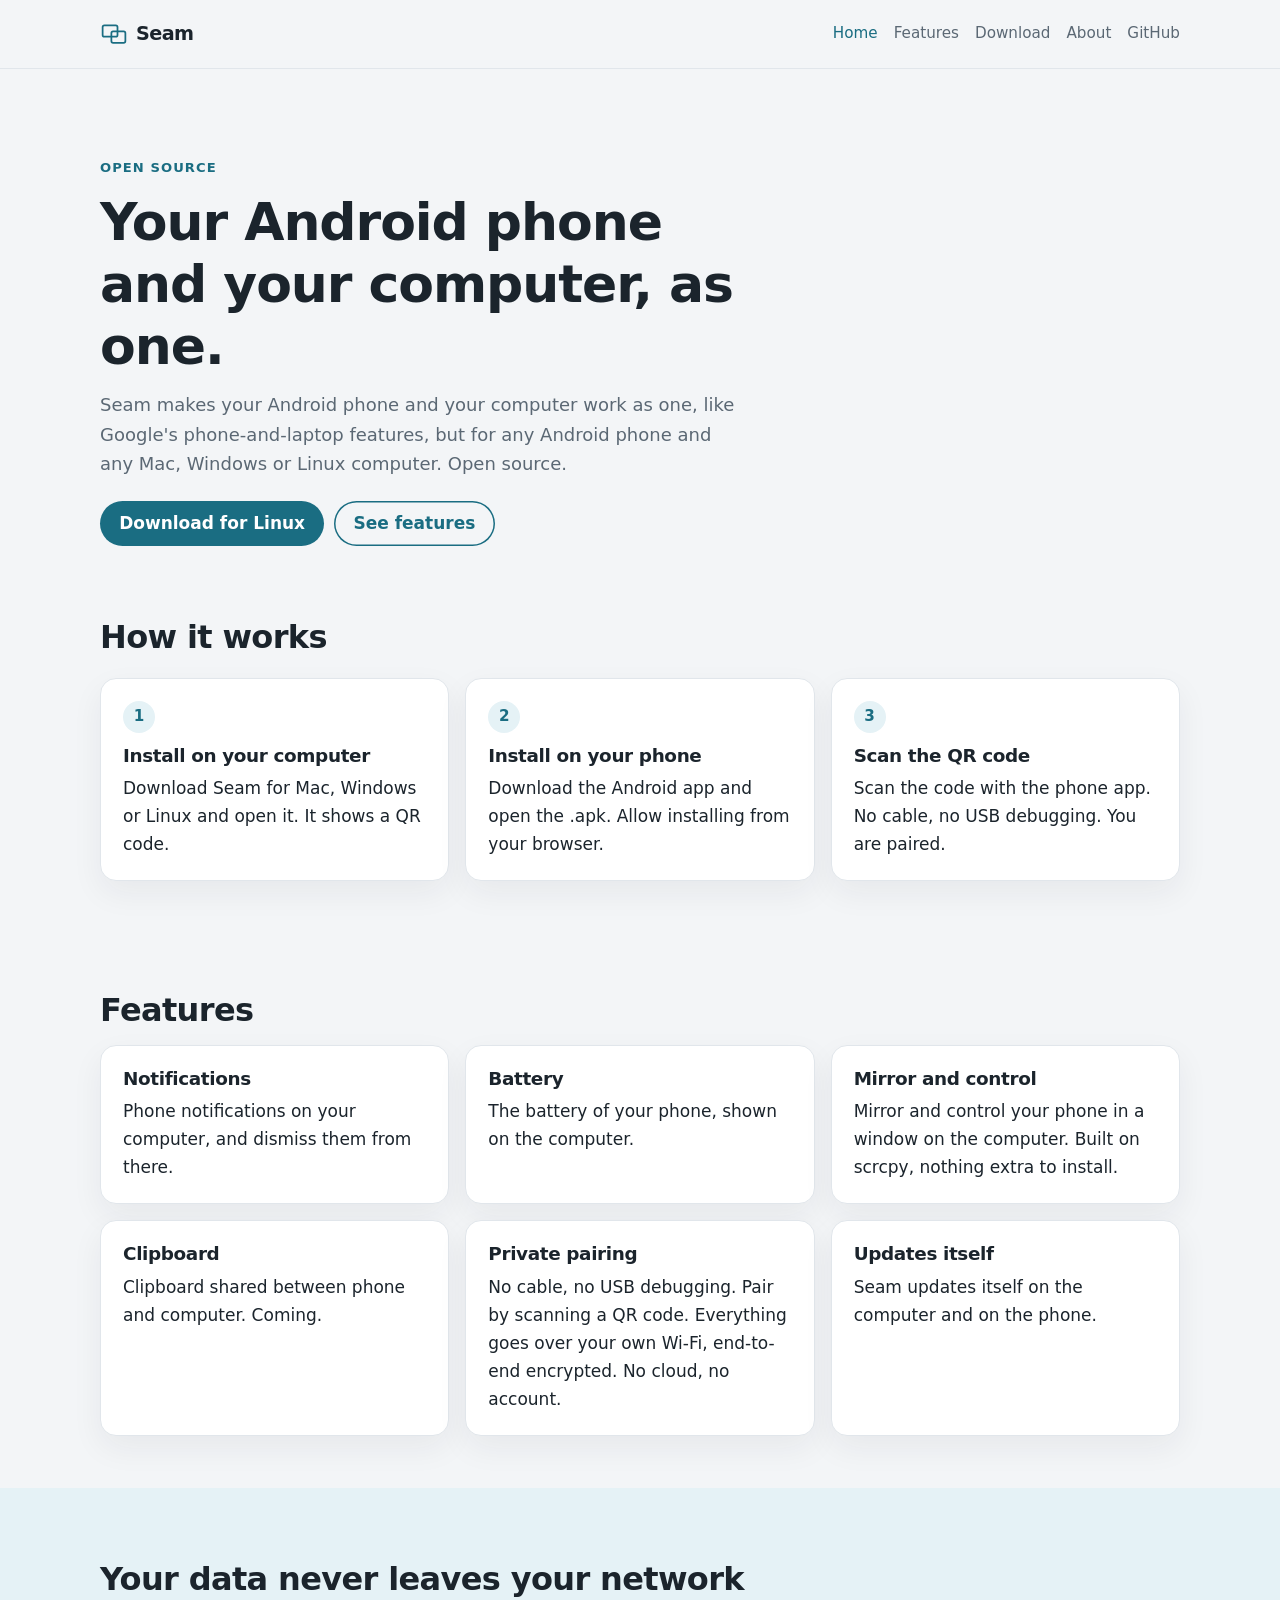
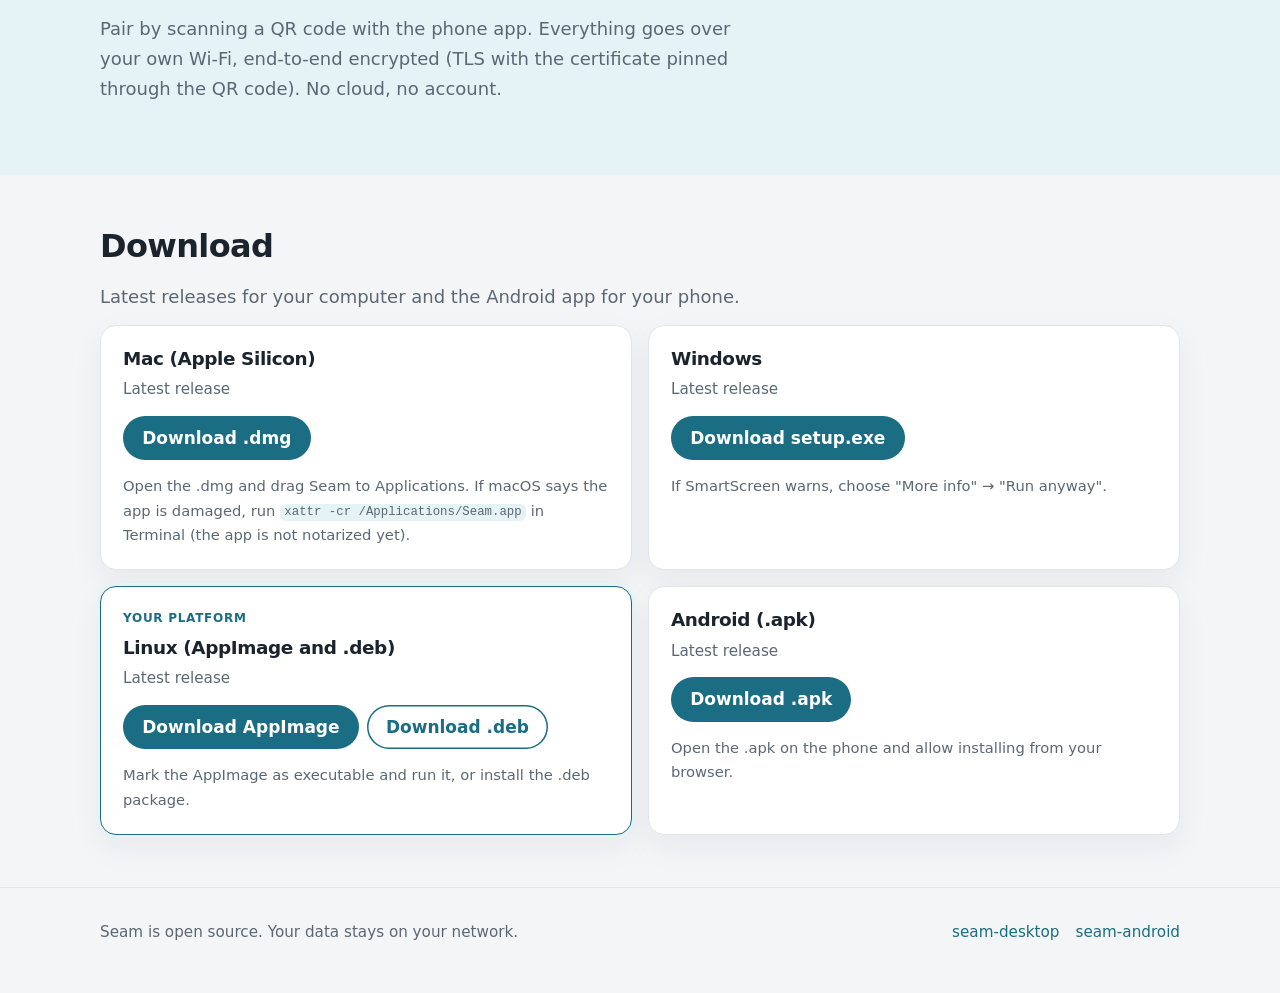
<file: site/index.html>
<!doctype html>
<html lang="en">
<head>
  <meta charset="utf-8">
  <meta http-equiv="Content-Security-Policy" content="default-src 'none'; script-src 'self'; style-src 'self'; img-src 'self' data:; font-src 'self'; connect-src https://api.github.com; base-uri 'none'; form-action 'none'">
  <meta name="referrer" content="strict-origin-when-cross-origin">
  <meta name="viewport" content="width=device-width, initial-scale=1">
  <meta name="color-scheme" content="light dark">
  <title>Seam - your phone and computer, as one</title>
  <meta name="description" content="Seam makes your Android phone and your computer work as one. Open source, on your own Wi-Fi, with no cloud and no account.">
  <link rel="stylesheet" href="style.css">
</head>
<body>
  <header class="site-header">
    <div class="wrap header-inner">
      <a class="logo" href="index.html">
        <svg class="logo-mark" viewBox="0 0 32 32" width="28" height="28" aria-hidden="true">
          <rect x="3" y="6" width="17" height="13" rx="2" fill="none" stroke="currentColor" stroke-width="2"/>
          <rect x="13" y="13" width="16" height="13" rx="2" fill="none" stroke="currentColor" stroke-width="2"/>
        </svg>
        <span>Seam</span>
      </a>
      <nav aria-label="Main">
        <a href="index.html" aria-current="page">Home</a>
        <a href="features.html">Features</a>
        <a href="index.html#download">Download</a>
        <a href="about.html">About</a>
        <a href="https://github.com/JohnAI-dev/seam-desktop">GitHub</a>
      </nav>
    </div>
  </header>

  <main>
    <section class="hero">
      <div class="wrap">
        <p class="eyebrow">Open source</p>
        <h1>Your Android phone and your computer, as one.</h1>
        <p class="lede">Seam makes your Android phone and your computer work as one, like Google's phone-and-laptop features, but for any Android phone and any Mac, Windows or Linux computer. Open source.</p>
        <div class="hero-actions">
          <a class="button" id="hero-download" href="#download">Download</a>
          <a class="button button-secondary" href="features.html">See features</a>
        </div>
      </div>
    </section>

    <section class="section" id="how">
      <div class="wrap">
        <h2>How it works</h2>
        <ol class="steps">
          <li>
            <span class="step-num">1</span>
            <h3>Install on your computer</h3>
            <p>Download Seam for Mac, Windows or Linux and open it. It shows a QR code.</p>
          </li>
          <li>
            <span class="step-num">2</span>
            <h3>Install on your phone</h3>
            <p>Download the Android app and open the .apk. Allow installing from your browser.</p>
          </li>
          <li>
            <span class="step-num">3</span>
            <h3>Scan the QR code</h3>
            <p>Scan the code with the phone app. No cable, no USB debugging. You are paired.</p>
          </li>
        </ol>
      </div>
    </section>

    <section class="section" id="features">
      <div class="wrap">
        <h2>Features</h2>
        <div class="grid">
          <article class="card">
            <h3>Notifications</h3>
            <p>Phone notifications on your computer, and dismiss them from there.</p>
          </article>
          <article class="card">
            <h3>Battery</h3>
            <p>The battery of your phone, shown on the computer.</p>
          </article>
          <article class="card">
            <h3>Mirror and control</h3>
            <p>Mirror and control your phone in a window on the computer. Built on scrcpy, nothing extra to install.</p>
          </article>
          <article class="card">
            <h3>Clipboard</h3>
            <p>Clipboard shared between phone and computer. Coming.</p>
          </article>
          <article class="card">
            <h3>Private pairing</h3>
            <p>No cable, no USB debugging. Pair by scanning a QR code. Everything goes over your own Wi-Fi, end-to-end encrypted. No cloud, no account.</p>
          </article>
          <article class="card">
            <h3>Updates itself</h3>
            <p>Seam updates itself on the computer and on the phone.</p>
          </article>
        </div>
      </div>
    </section>

    <section class="band" id="privacy">
      <div class="wrap">
        <h2>Your data never leaves your network</h2>
        <p class="lede">Pair by scanning a QR code with the phone app. Everything goes over your own Wi-Fi, end-to-end encrypted (TLS with the certificate pinned through the QR code). No cloud, no account.</p>
      </div>
    </section>

    <section class="section" id="download">
      <div class="wrap">
        <h2>Download</h2>
        <p class="lede">Latest releases for your computer and the Android app for your phone.</p>
        <div class="download-grid">
          <article class="card download-card" id="card-mac" data-platform="mac">
            <p class="badge">Your platform</p>
            <h3>Mac (Apple Silicon)</h3>
            <p class="version" id="version-mac">Latest release</p>
            <a class="button" id="link-dmg" href="https://github.com/JohnAI-dev/seam-desktop/releases/latest">Download .dmg</a>
            <p class="note">Open the .dmg and drag Seam to Applications. If macOS says the app is damaged, run <code>xattr -cr /Applications/Seam.app</code> in Terminal (the app is not notarized yet).</p>
          </article>
          <article class="card download-card" id="card-windows" data-platform="windows">
            <p class="badge">Your platform</p>
            <h3>Windows</h3>
            <p class="version" id="version-windows">Latest release</p>
            <a class="button" id="link-exe" href="https://github.com/JohnAI-dev/seam-desktop/releases/latest">Download setup.exe</a>
            <p class="note">If SmartScreen warns, choose "More info" &rarr; "Run anyway".</p>
          </article>
          <article class="card download-card" id="card-linux" data-platform="linux">
            <p class="badge">Your platform</p>
            <h3>Linux (AppImage and .deb)</h3>
            <p class="version" id="version-linux">Latest release</p>
            <div class="actions">
              <a class="button" id="link-appimage" href="https://github.com/JohnAI-dev/seam-desktop/releases/latest">Download AppImage</a>
              <a class="button button-secondary" id="link-deb" href="https://github.com/JohnAI-dev/seam-desktop/releases/latest">Download .deb</a>
            </div>
            <p class="note">Mark the AppImage as executable and run it, or install the .deb package.</p>
          </article>
          <article class="card download-card" id="card-android" data-platform="android">
            <p class="badge">Your platform</p>
            <h3>Android (.apk)</h3>
            <p class="version" id="version-android">Latest release</p>
            <a class="button" id="link-apk" href="https://github.com/JohnAI-dev/seam-android/releases/latest">Download .apk</a>
            <p class="note">Open the .apk on the phone and allow installing from your browser.</p>
          </article>
        </div>
      </div>
    </section>
  </main>

  <footer class="site-footer">
    <div class="wrap footer-inner">
      <p>Seam is open source. Your data stays on your network.</p>
      <nav aria-label="GitHub">
        <a href="https://github.com/JohnAI-dev/seam-desktop">seam-desktop</a>
        <a href="https://github.com/JohnAI-dev/seam-android">seam-android</a>
      </nav>
    </div>
  </footer>
  <script src="download.js"></script>
</body>
</html>
</file>
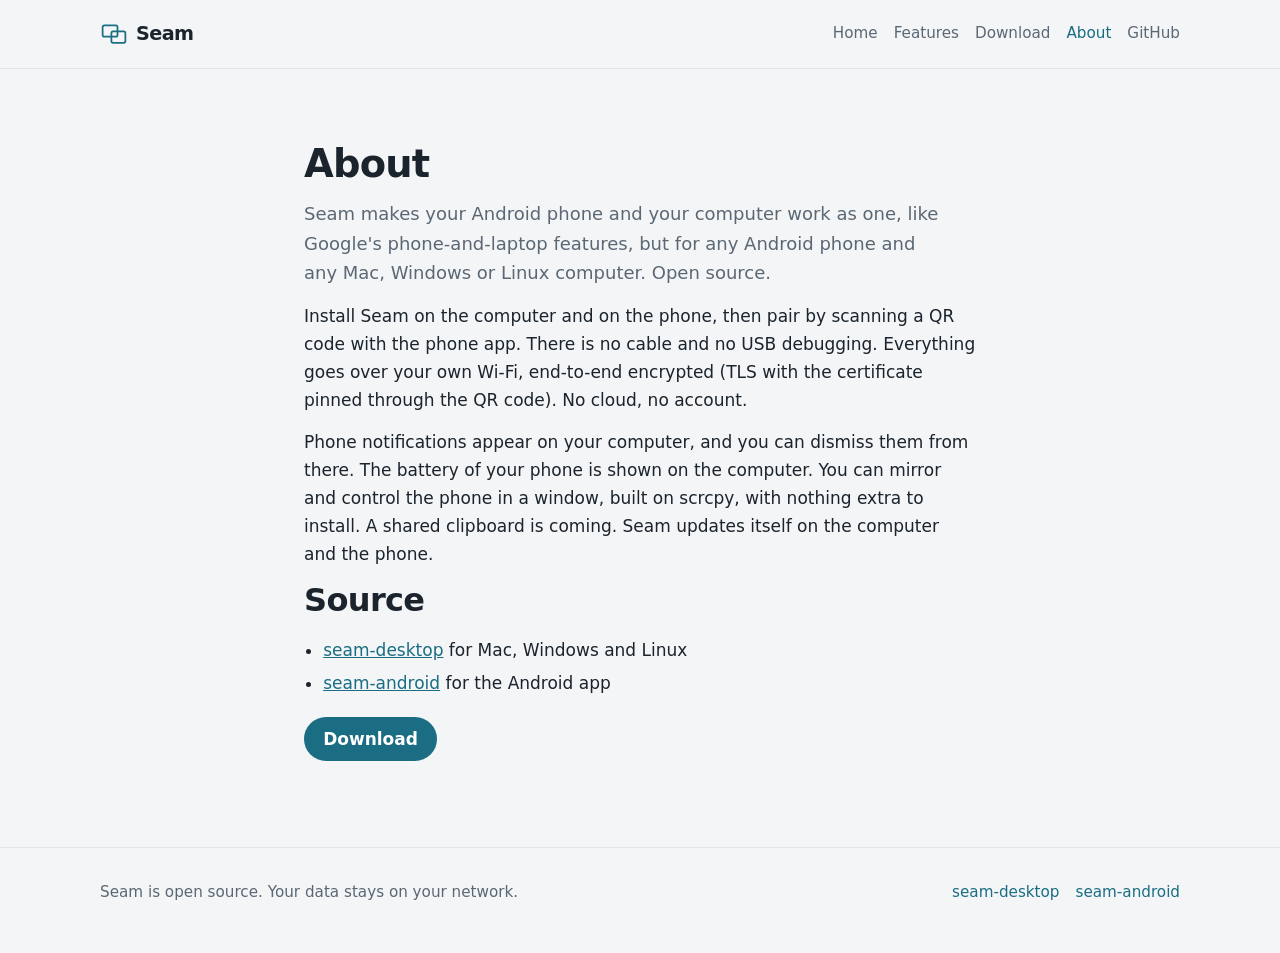
<file: site/about.html>
<!doctype html>
<html lang="en">
<head>
  <meta charset="utf-8">
  <meta http-equiv="Content-Security-Policy" content="default-src 'none'; script-src 'self'; style-src 'self'; img-src 'self' data:; font-src 'self'; connect-src https://api.github.com; base-uri 'none'; form-action 'none'">
  <meta name="referrer" content="strict-origin-when-cross-origin">
  <meta name="viewport" content="width=device-width, initial-scale=1">
  <meta name="color-scheme" content="light dark">
  <title>About - Seam</title>
  <meta name="description" content="Seam is open source software that connects any Android phone with a Mac, Windows or Linux computer over your own Wi-Fi.">
  <link rel="stylesheet" href="style.css">
</head>
<body>
  <header class="site-header">
    <div class="wrap header-inner">
      <a class="logo" href="index.html">
        <svg class="logo-mark" viewBox="0 0 32 32" width="28" height="28" aria-hidden="true">
          <rect x="3" y="6" width="17" height="13" rx="2" fill="none" stroke="currentColor" stroke-width="2"/>
          <rect x="13" y="13" width="16" height="13" rx="2" fill="none" stroke="currentColor" stroke-width="2"/>
        </svg>
        <span>Seam</span>
      </a>
      <nav aria-label="Main">
        <a href="index.html">Home</a>
        <a href="features.html">Features</a>
        <a href="index.html#download">Download</a>
        <a href="about.html" aria-current="page">About</a>
        <a href="https://github.com/JohnAI-dev/seam-desktop">GitHub</a>
      </nav>
    </div>
  </header>

  <main class="page">
    <div class="wrap prose">
      <h1>About</h1>
      <p class="lede">Seam makes your Android phone and your computer work as one, like Google's phone-and-laptop features, but for any Android phone and any Mac, Windows or Linux computer. Open source.</p>
      <p>Install Seam on the computer and on the phone, then pair by scanning a QR code with the phone app. There is no cable and no USB debugging. Everything goes over your own Wi-Fi, end-to-end encrypted (TLS with the certificate pinned through the QR code). No cloud, no account.</p>
      <p>Phone notifications appear on your computer, and you can dismiss them from there. The battery of your phone is shown on the computer. You can mirror and control the phone in a window, built on scrcpy, with nothing extra to install. A shared clipboard is coming. Seam updates itself on the computer and the phone.</p>
      <h2>Source</h2>
      <ul>
        <li><a href="https://github.com/JohnAI-dev/seam-desktop">seam-desktop</a> for Mac, Windows and Linux</li>
        <li><a href="https://github.com/JohnAI-dev/seam-android">seam-android</a> for the Android app</li>
      </ul>
      <p><a class="button" href="index.html#download">Download</a></p>
    </div>
  </main>

  <footer class="site-footer">
    <div class="wrap footer-inner">
      <p>Seam is open source. Your data stays on your network.</p>
      <nav aria-label="GitHub">
        <a href="https://github.com/JohnAI-dev/seam-desktop">seam-desktop</a>
        <a href="https://github.com/JohnAI-dev/seam-android">seam-android</a>
      </nav>
    </div>
  </footer>
</body>
</html>
</file>
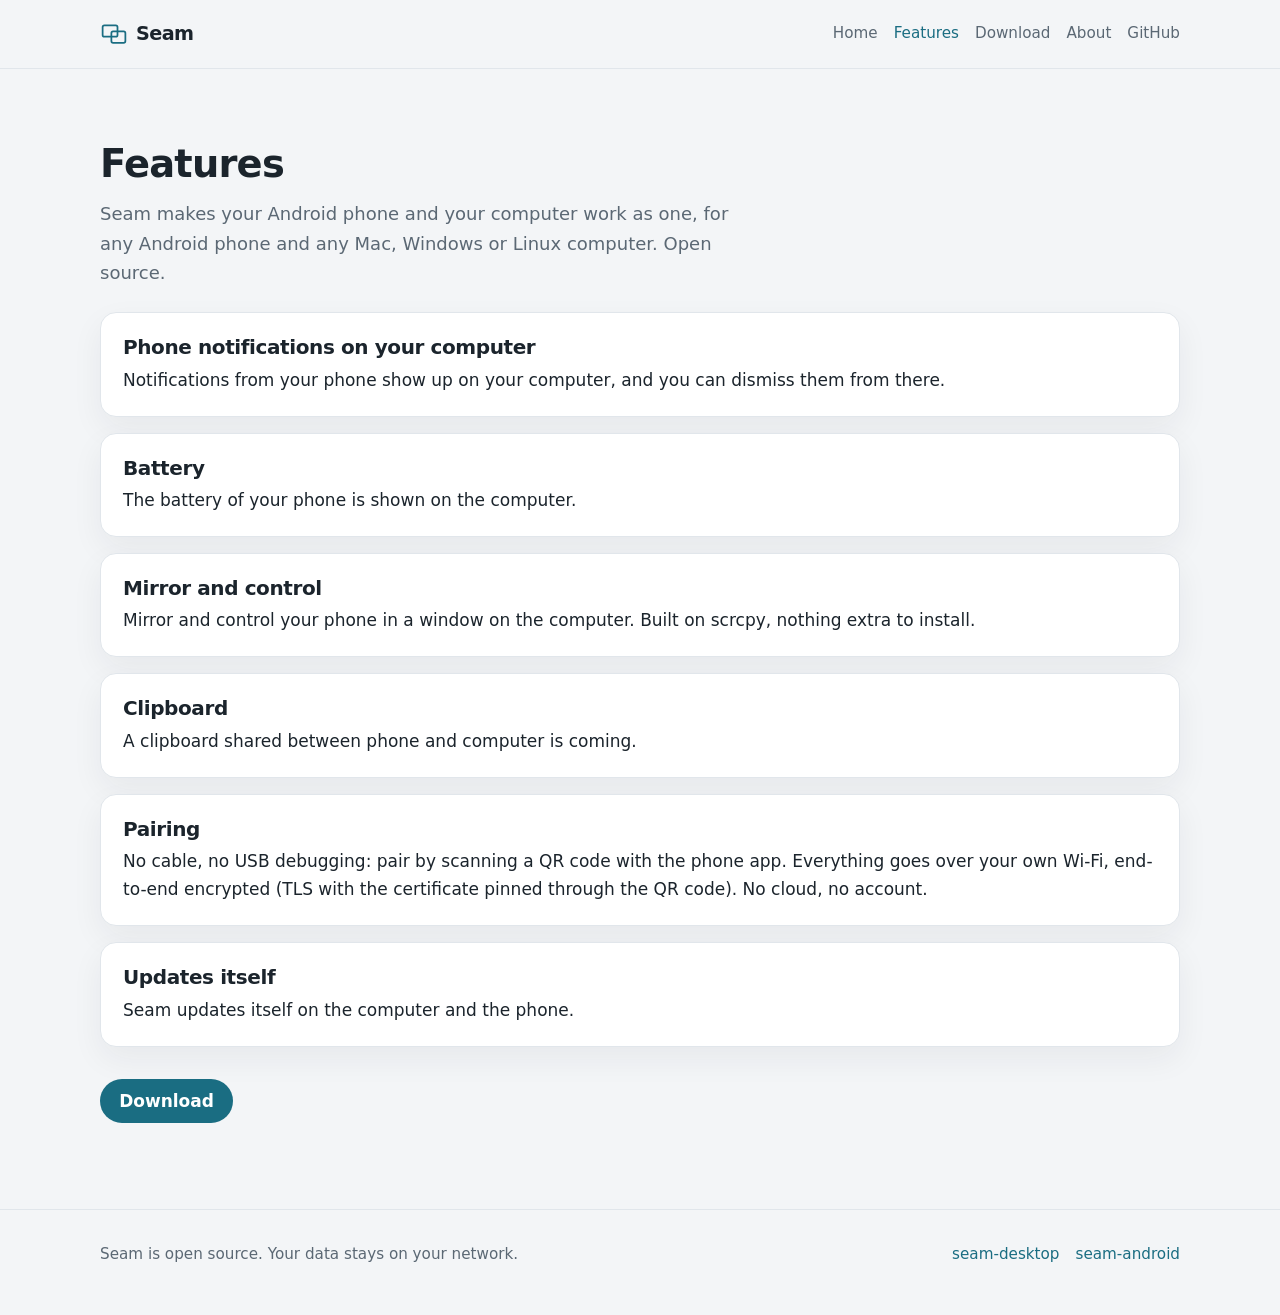
<file: site/features.html>
<!doctype html>
<html lang="en">
<head>
  <meta charset="utf-8">
  <meta http-equiv="Content-Security-Policy" content="default-src 'none'; script-src 'self'; style-src 'self'; img-src 'self' data:; font-src 'self'; connect-src https://api.github.com; base-uri 'none'; form-action 'none'">
  <meta name="referrer" content="strict-origin-when-cross-origin">
  <meta name="viewport" content="width=device-width, initial-scale=1">
  <meta name="color-scheme" content="light dark">
  <title>Features - Seam</title>
  <meta name="description" content="Notifications, battery, phone mirror and control, and private pairing over your own Wi-Fi.">
  <link rel="stylesheet" href="style.css">
</head>
<body>
  <header class="site-header">
    <div class="wrap header-inner">
      <a class="logo" href="index.html">
        <svg class="logo-mark" viewBox="0 0 32 32" width="28" height="28" aria-hidden="true">
          <rect x="3" y="6" width="17" height="13" rx="2" fill="none" stroke="currentColor" stroke-width="2"/>
          <rect x="13" y="13" width="16" height="13" rx="2" fill="none" stroke="currentColor" stroke-width="2"/>
        </svg>
        <span>Seam</span>
      </a>
      <nav aria-label="Main">
        <a href="index.html">Home</a>
        <a href="features.html" aria-current="page">Features</a>
        <a href="index.html#download">Download</a>
        <a href="about.html">About</a>
        <a href="https://github.com/JohnAI-dev/seam-desktop">GitHub</a>
      </nav>
    </div>
  </header>

  <main class="page">
    <div class="wrap">
      <h1>Features</h1>
      <p class="lede">Seam makes your Android phone and your computer work as one, for any Android phone and any Mac, Windows or Linux computer. Open source.</p>
      <div class="stack">
        <article class="card">
          <h2>Phone notifications on your computer</h2>
          <p>Notifications from your phone show up on your computer, and you can dismiss them from there.</p>
        </article>
        <article class="card">
          <h2>Battery</h2>
          <p>The battery of your phone is shown on the computer.</p>
        </article>
        <article class="card">
          <h2>Mirror and control</h2>
          <p>Mirror and control your phone in a window on the computer. Built on scrcpy, nothing extra to install.</p>
        </article>
        <article class="card">
          <h2>Clipboard</h2>
          <p>A clipboard shared between phone and computer is coming.</p>
        </article>
        <article class="card">
          <h2>Pairing</h2>
          <p>No cable, no USB debugging: pair by scanning a QR code with the phone app. Everything goes over your own Wi-Fi, end-to-end encrypted (TLS with the certificate pinned through the QR code). No cloud, no account.</p>
        </article>
        <article class="card">
          <h2>Updates itself</h2>
          <p>Seam updates itself on the computer and the phone.</p>
        </article>
      </div>
      <p><a class="button" href="index.html#download">Download</a></p>
    </div>
  </main>

  <footer class="site-footer">
    <div class="wrap footer-inner">
      <p>Seam is open source. Your data stays on your network.</p>
      <nav aria-label="GitHub">
        <a href="https://github.com/JohnAI-dev/seam-desktop">seam-desktop</a>
        <a href="https://github.com/JohnAI-dev/seam-android">seam-android</a>
      </nav>
    </div>
  </footer>
</body>
</html>
</file>
<file: site/style.css>
*,
*::before,
*::after {
  box-sizing: border-box;
}

:root {
  --bg: #f3f5f7;
  --bg-elevated: #ffffff;
  --fg: #1b242c;
  --muted: #5b6874;
  --accent: #1a6d82;
  --accent-hover: #145668;
  --accent-soft: #e5f2f6;
  --on-accent: #ffffff;
  --border: #e1e6eb;
  --shadow: 0 12px 32px rgba(27, 36, 44, 0.06);
  --radius: 16px;
  --max: 1080px;
  --space: clamp(16px, 3vw, 28px);
}

@media (prefers-color-scheme: dark) {
  :root {
    --bg: #101418;
    --bg-elevated: #1a2128;
    --fg: #e7eef3;
    --muted: #a7b4c0;
    --accent: #8ecfe0;
    --accent-hover: #b7e3ee;
    --accent-soft: #1c333b;
    --on-accent: #0d1c22;
    --border: #2c3640;
    --shadow: 0 12px 32px rgba(0, 0, 0, 0.35);
  }
}

html {
  scroll-behavior: smooth;
}

@media (prefers-reduced-motion: reduce) {
  html { scroll-behavior: auto; }
}

body {
  margin: 0;
  font-family: system-ui, -apple-system, "Segoe UI", Roboto, Helvetica, Arial, sans-serif;
  font-size: 1.0625rem;
  line-height: 1.65;
  color: var(--fg);
  background: var(--bg);
}

img,
svg {
  max-width: 100%;
}

h1,
h2,
h3,
p,
li,
a {
  overflow-wrap: break-word;
}

h1,
h2,
h3 {
  line-height: 1.2;
  font-weight: 600;
  letter-spacing: -0.02em;
}

h1 {
  font-size: clamp(1.8rem, 4vw, 2.4rem);
  margin: 0 0 0.75rem;
}

.hero h1 {
  font-size: clamp(2rem, 6vw, 3.25rem);
  max-width: 18ch;
}

h2 {
  font-size: clamp(1.45rem, 3vw, 2rem);
  margin: 0 0 1rem;
}

h3 {
  font-size: 1.15rem;
  margin: 0 0 0.45rem;
}

p { margin: 0 0 0.85rem; }

a { color: var(--accent); }

code {
  font-family: ui-monospace, SFMono-Regular, Menlo, Consolas, monospace;
  font-size: 0.84em;
  background: var(--accent-soft);
  padding: 0.12em 0.35em;
  border-radius: 6px;
  overflow-wrap: anywhere;
  word-break: break-word;
}

.wrap {
  width: min(var(--max), calc(100% - 2 * var(--space)));
  margin-inline: auto;
}

.prose { max-width: 42rem; }

.site-header {
  position: sticky;
  top: 0;
  z-index: 5;
  background: var(--bg);
  border-bottom: 1px solid var(--border);
}

.header-inner {
  display: flex;
  align-items: center;
  justify-content: space-between;
  gap: 12px 20px;
  flex-wrap: wrap;
  min-height: 68px;
  padding: 10px 0;
}

a.logo,
a.logo:visited {
  display: inline-flex;
  align-items: center;
  gap: 8px;
  color: var(--fg);
  text-decoration: none;
  font-weight: 700;
  letter-spacing: -0.03em;
  font-size: 1.2rem;
}

a.logo:hover { color: var(--accent); }

.logo-mark {
  display: block;
  width: 28px;
  height: 28px;
  max-width: 28px;
  color: var(--accent);
  flex: 0 0 auto;
}

nav {
  display: flex;
  flex-wrap: wrap;
  gap: 6px 16px;
  max-width: 100%;
  min-width: 0;
}

.site-header nav a,
.site-header nav a:visited {
  color: var(--muted);
  text-decoration: none;
  font-size: 0.95rem;
}

.site-header nav a:hover,
.site-header nav a[aria-current="page"] {
  color: var(--accent);
}

.hero {
  padding: clamp(48px, 9vw, 88px) 0 clamp(8px, 2vw, 20px);
}

.eyebrow {
  margin: 0 0 12px;
  color: var(--accent);
  font-weight: 700;
  font-size: 0.82rem;
  letter-spacing: 0.08em;
  text-transform: uppercase;
}

.lede {
  color: var(--muted);
  font-size: 1.125rem;
  max-width: 40rem;
}

.hero-actions {
  display: flex;
  flex-wrap: wrap;
  gap: 10px;
  margin-top: 1.4rem;
  max-width: 100%;
}

a.button,
a.button:visited {
  display: inline-block;
  background: var(--accent);
  color: var(--on-accent);
  text-decoration: none;
  font-weight: 600;
  padding: 0.75rem 1.2rem;
  border-radius: 999px;
  line-height: 1.2;
  max-width: 100%;
  text-align: center;
  overflow-wrap: anywhere;
}

a.button:hover { background: var(--accent-hover); }

a.button-secondary,
a.button-secondary:visited {
  background: transparent;
  color: var(--accent);
  box-shadow: inset 0 0 0 1.5px var(--accent);
}

a.button-secondary:hover { background: var(--accent-soft); }

.section { padding: clamp(28px, 5vw, 52px) 0; }

.steps,
.grid,
.download-grid,
.stack {
  display: grid;
  gap: 16px;
}

.steps {
  grid-template-columns: repeat(3, minmax(0, 1fr));
  margin: 0;
  padding: 0;
  list-style: none;
}

.grid { grid-template-columns: repeat(3, minmax(0, 1fr)); }
.download-grid { grid-template-columns: repeat(2, minmax(0, 1fr)); }
.stack { margin: 1.5rem 0 2rem; }

@media (max-width: 800px) {
  .grid { grid-template-columns: repeat(2, minmax(0, 1fr)); }
}

@media (max-width: 640px) {
  .steps,
  .grid,
  .download-grid {
    grid-template-columns: minmax(0, 1fr);
  }
}

.card,
.steps li {
  background: var(--bg-elevated);
  border: 1px solid var(--border);
  border-radius: var(--radius);
  box-shadow: var(--shadow);
  padding: 22px;
  min-width: 0;
}

.card p:last-child,
.steps li p:last-child {
  margin-bottom: 0;
}

.stack h2 {
  font-size: 1.25rem;
  margin: 0 0 0.4rem;
}

.step-num {
  display: inline-flex;
  align-items: center;
  justify-content: center;
  width: 2rem;
  height: 2rem;
  margin-bottom: 12px;
  border-radius: 50%;
  background: var(--accent-soft);
  color: var(--accent);
  font-weight: 700;
  font-size: 0.95rem;
}

.band {
  background: var(--accent-soft);
  padding: clamp(40px, 7vw, 72px) 0;
}

.band p:last-child { margin-bottom: 0; }

.version {
  color: var(--muted);
  font-size: 0.95rem;
}

.badge {
  display: none;
  margin: 0 0 8px;
  color: var(--accent);
  font-size: 0.75rem;
  font-weight: 700;
  letter-spacing: 0.06em;
  text-transform: uppercase;
}

.download-card.is-current {
  border-color: var(--accent);
  box-shadow: 0 0 0 3px var(--accent-soft), var(--shadow);
}

.download-card.is-current .badge { display: block; }

.note {
  color: var(--muted);
  font-size: 0.92rem;
  margin: 14px 0 0;
}

.actions {
  display: flex;
  flex-wrap: wrap;
  gap: 8px;
  max-width: 100%;
}

.page { padding: clamp(36px, 6vw, 72px) 0; }

main ul {
  margin: 0 0 1.2rem;
  padding-left: 1.2rem;
}

main li { margin: 0.35rem 0; }

.site-footer {
  border-top: 1px solid var(--border);
  padding: 32px 0 48px;
  color: var(--muted);
  font-size: 0.95rem;
}

.footer-inner {
  display: flex;
  flex-wrap: wrap;
  justify-content: space-between;
  gap: 12px 24px;
  align-items: center;
}

.site-footer p { margin: 0; }

.site-footer a,
.site-footer a:visited {
  color: var(--accent);
  text-decoration: none;
}

.site-footer a:hover { text-decoration: underline; }

:focus-visible {
  outline: 2px solid var(--accent);
  outline-offset: 3px;
}

@media (max-width: 400px) {
  .card,
  .steps li { padding: 16px; }
}
</file>
